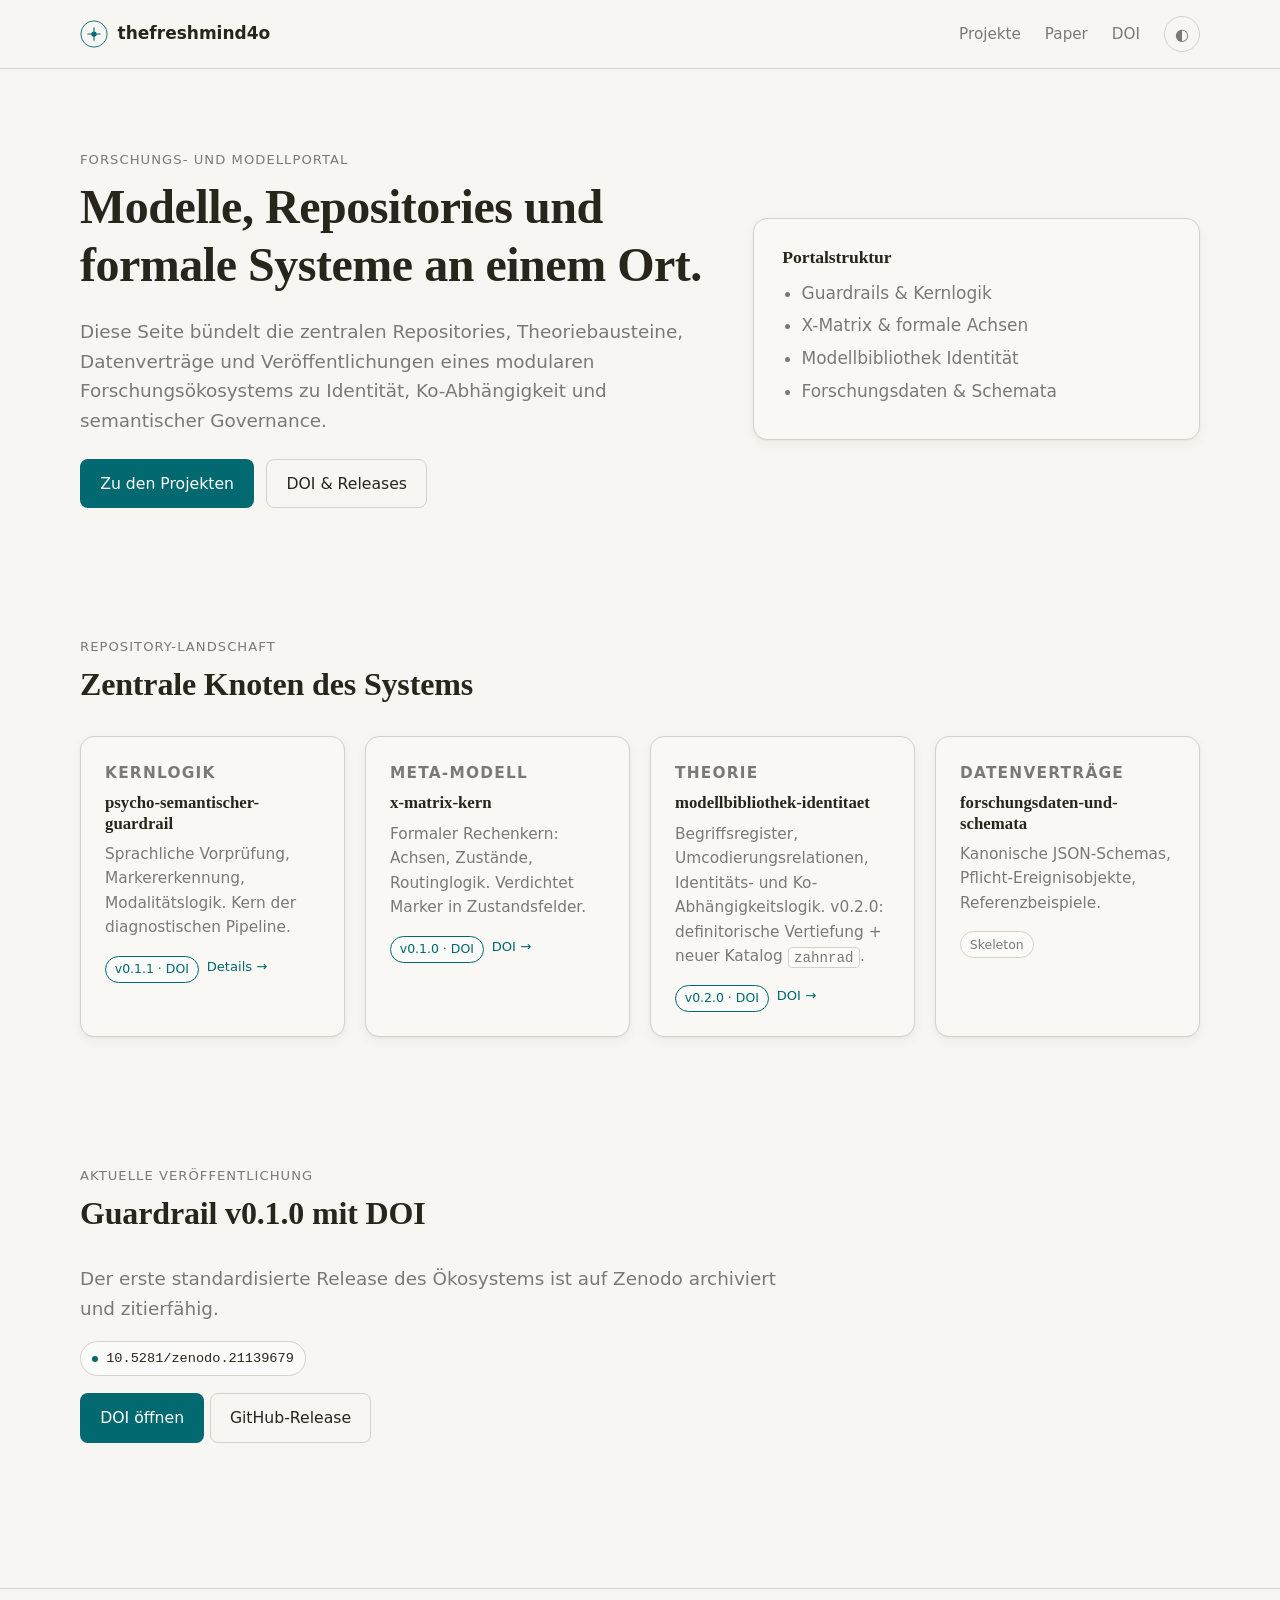
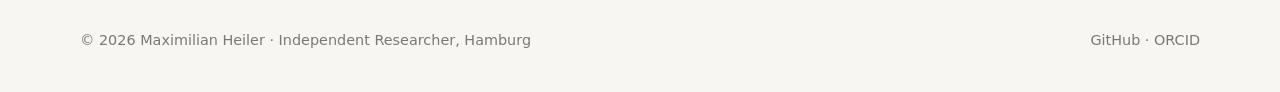
<file: index.html>
<!DOCTYPE html>
<html lang="de">
<head>
  <meta charset="UTF-8" />
  <meta name="viewport" content="width=device-width, initial-scale=1.0" />
  <title>thefreshmind4o – Forschungsportal</title>
  <meta name="description" content="Projektportal für Modelle, Repositories, Papers und DOI-Veröffentlichungen von Maximilian Heiler (thefreshmind4o)." />
  <link rel="preconnect" href="https://fonts.googleapis.com">
  <link rel="preconnect" href="https://fonts.gstatic.com" crossorigin>
  <link href="https://api.fontshare.com/v2/css?f[]=general-sans@400,500,600,700&f[]=zodiak@400,700&display=swap" rel="stylesheet">
  <link rel="stylesheet" href="./assets/css/style.css" />
  <script src="./assets/js/theme.js" defer></script>
</head>
<body>
  <a class="skip-link" href="#inhalt">Zum Inhalt springen</a>
  <header class="site-header">
    <div class="container header-inner">
      <a class="brand" href="./index.html" aria-label="Startseite thefreshmind4o">
        <svg viewBox="0 0 64 64" aria-hidden="true" class="brand-mark">
          <circle cx="32" cy="32" r="30" fill="none" stroke="currentColor" stroke-width="2"></circle>
          <path d="M18 32h28M32 18v28" stroke="currentColor" stroke-width="2.5" stroke-linecap="round"></path>
          <circle cx="32" cy="32" r="6" fill="currentColor"></circle>
        </svg>
        <span>thefreshmind4o</span>
      </a>
      <nav class="site-nav" aria-label="Hauptnavigation">
        <a href="./projekte/guardrail.html">Projekte</a>
        <a href="./paper/index.html">Paper</a>
        <a href="./doi/index.html">DOI</a>
        <button type="button" class="theme-toggle" data-theme-toggle aria-label="Farbschema umschalten">◐</button>
      </nav>
    </div>
  </header>

  <main id="inhalt">
    <section class="hero section">
      <div class="container hero-grid">
        <div>
          <p class="eyebrow">Forschungs- und Modellportal</p>
          <h1>Modelle, Repositories und formale Systeme an einem Ort.</h1>
          <p class="lead">Diese Seite bündelt die zentralen Repositories, Theoriebausteine, Datenverträge und Veröffentlichungen eines modularen Forschungsökosystems zu Identität, Ko-Abhängigkeit und semantischer Governance.</p>
          <div class="hero-actions">
            <a class="btn btn-primary" href="./projekte/guardrail.html">Zu den Projekten</a>
            <a class="btn btn-secondary" href="./doi/index.html">DOI &amp; Releases</a>
          </div>
        </div>
        <aside class="hero-card" aria-label="Portalstruktur">
          <h2>Portalstruktur</h2>
          <ul>
            <li>Guardrails &amp; Kernlogik</li>
            <li>X-Matrix &amp; formale Achsen</li>
            <li>Modellbibliothek Identität</li>
            <li>Forschungsdaten &amp; Schemata</li>
          </ul>
        </aside>
      </div>
    </section>

    <section class="section">
      <div class="container">
        <div class="section-head">
          <p class="eyebrow">Repository-Landschaft</p>
          <h2>Zentrale Knoten des Systems</h2>
        </div>
        <div class="card-grid">
          <article class="card">
            <p class="card-kicker">Kernlogik</p>
            <h3>psycho-semantischer-guardrail</h3>
            <p>Sprachliche Vorprüfung, Markererkennung, Modalitätslogik. Kern der diagnostischen Pipeline.</p>
            <div class="card-meta">
              <span class="tag tag-live">v0.1.1 · DOI</span>
              <a href="./projekte/guardrail.html">Details →</a>
            </div>
          </article>
          <article class="card">
            <p class="card-kicker">Meta-Modell</p>
            <h3>x-matrix-kern</h3>
            <p>Formaler Rechenkern: Achsen, Zustände, Routinglogik. Verdichtet Marker in Zustandsfelder.</p>
            <div class="card-meta">
              <span class="tag tag-live">v0.1.0 · DOI</span>
              <a href="https://doi.org/10.5281/zenodo.21141845">DOI →</a>
            </div>
          </article>
          <article class="card">
            <p class="card-kicker">Theorie</p>
            <h3>modellbibliothek-identitaet</h3>
            <p>Begriffsregister, Umcodierungsrelationen, Identitäts- und Ko-Abhängigkeitslogik. v0.2.0: definitorische Vertiefung + neuer Katalog <code>zahnrad</code>.</p>
            <div class="card-meta">
              <span class="tag tag-live">v0.2.0 · DOI</span>
              <a href="https://doi.org/10.5281/zenodo.21142779">DOI →</a>
            </div>
          </article>
          <article class="card">
            <p class="card-kicker">Datenverträge</p>
            <h3>forschungsdaten-und-schemata</h3>
            <p>Kanonische JSON-Schemas, Pflicht-Ereignisobjekte, Referenzbeispiele.</p>
            <div class="card-meta"><span class="tag">Skeleton</span></div>
          </article>
        </div>
      </div>
    </section>

    <section class="section">
      <div class="container">
        <div class="section-head">
          <p class="eyebrow">Aktuelle Veröffentlichung</p>
          <h2>Guardrail v0.1.0 mit DOI</h2>
        </div>
        <p class="lead">Der erste standardisierte Release des Ökosystems ist auf Zenodo archiviert und zitierfähig.</p>
        <p><span class="doi-badge"><span class="dot"></span>10.5281/zenodo.21139679</span></p>
        <p>
          <a class="btn btn-primary" href="https://doi.org/10.5281/zenodo.21139679">DOI öffnen</a>
          <a class="btn btn-secondary" href="https://github.com/thefreshmind4o/psycho-semantischer-guardrail/releases/tag/v0.1.0">GitHub-Release</a>
        </p>
      </div>
    </section>
  </main>

  <footer class="site-footer">
    <div class="container footer-inner">
      <span>© 2026 Maximilian Heiler · Independent Researcher, Hamburg</span>
      <span><a href="https://github.com/thefreshmind4o">GitHub</a> · <a href="https://orcid.org/0009-0003-2785-1710">ORCID</a></span>
    </div>
  </footer>
</body>
</html>
</file>
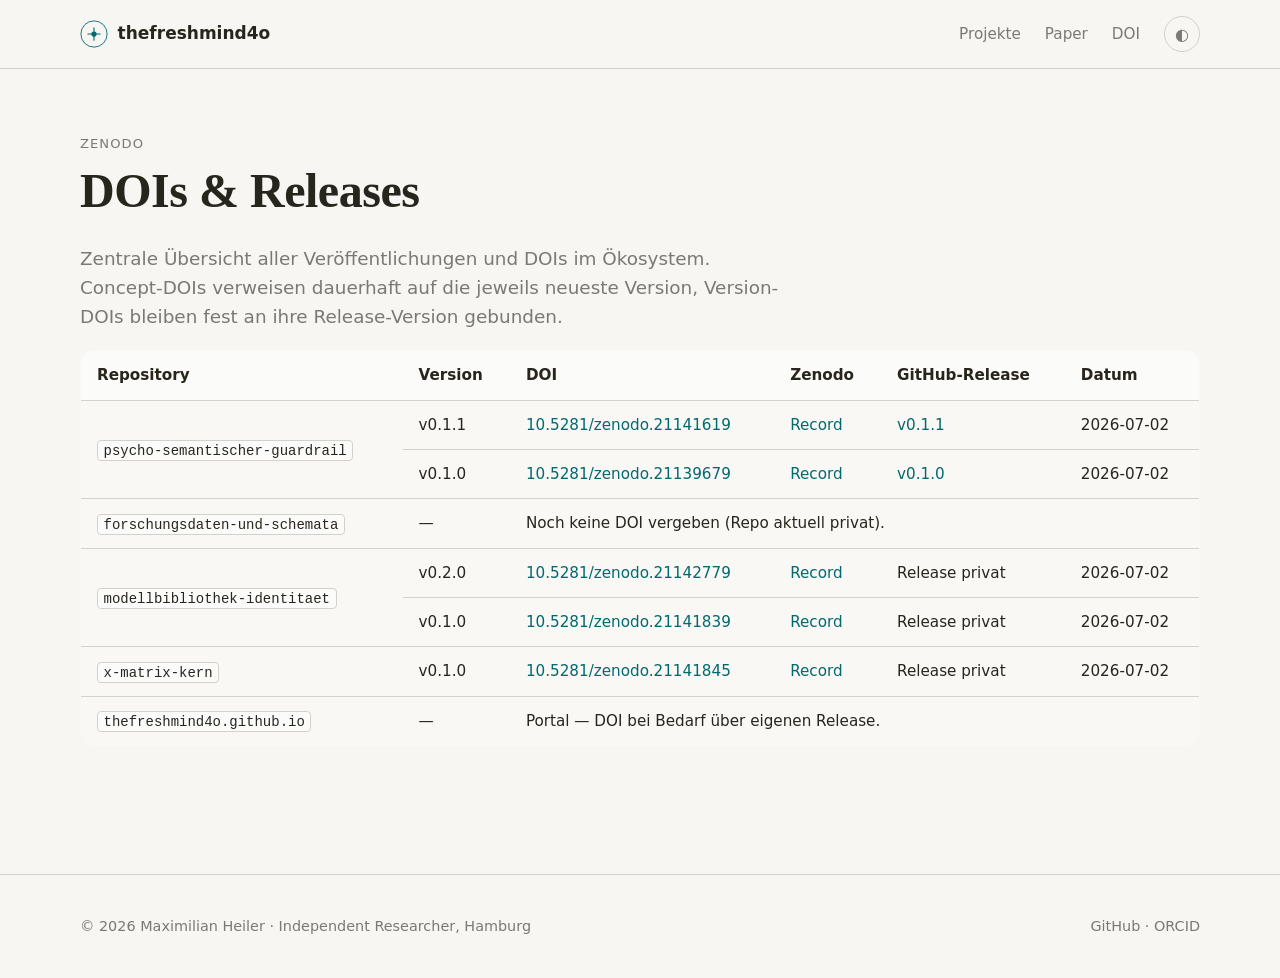
<file: doi/index.html>
<!DOCTYPE html>
<html lang="de">
<head>
  <meta charset="UTF-8" />
  <meta name="viewport" content="width=device-width, initial-scale=1.0" />
  <title>DOIs & Releases – thefreshmind4o</title>
  <meta name="description" content="DOI-Register aller Veröffentlichungen im Forschungsökosystem thefreshmind4o." />
  <link href="https://api.fontshare.com/v2/css?f[]=general-sans@400,500,600,700&f[]=zodiak@400,700&display=swap" rel="stylesheet">
  <link rel="stylesheet" href="../assets/css/style.css" />
  <script src="../assets/js/theme.js" defer></script>
</head>
<body>
  <a class="skip-link" href="#inhalt">Zum Inhalt springen</a>
  <header class="site-header">
    <div class="container header-inner">
      <a class="brand" href="../index.html">
        <svg viewBox="0 0 64 64" aria-hidden="true" class="brand-mark"><circle cx="32" cy="32" r="30" fill="none" stroke="currentColor" stroke-width="2"></circle><path d="M18 32h28M32 18v28" stroke="currentColor" stroke-width="2.5" stroke-linecap="round"></path><circle cx="32" cy="32" r="6" fill="currentColor"></circle></svg>
        <span>thefreshmind4o</span>
      </a>
      <nav class="site-nav">
        <a href="../projekte/guardrail.html">Projekte</a>
        <a href="../paper/index.html">Paper</a>
        <a href="./index.html">DOI</a>
        <button type="button" class="theme-toggle" data-theme-toggle aria-label="Farbschema umschalten">◐</button>
      </nav>
    </div>
  </header>

  <main id="inhalt" class="section">
    <div class="container">
      <p class="eyebrow">Zenodo</p>
      <h1>DOIs &amp; Releases</h1>
      <p class="lead">Zentrale Übersicht aller Veröffentlichungen und DOIs im Ökosystem. Concept-DOIs verweisen dauerhaft auf die jeweils neueste Version, Version-DOIs bleiben fest an ihre Release-Version gebunden.</p>

      <div class="table-wrap">
        <table>
          <thead>
            <tr><th>Repository</th><th>Version</th><th>DOI</th><th>Zenodo</th><th>GitHub-Release</th><th>Datum</th></tr>
          </thead>
          <tbody>
            <tr>
              <td rowspan="2"><code>psycho-semantischer-guardrail</code></td>
              <td>v0.1.1</td>
              <td><a href="https://doi.org/10.5281/zenodo.21141619">10.5281/zenodo.21141619</a></td>
              <td><a href="https://zenodo.org/records/21141619">Record</a></td>
              <td><a href="https://github.com/thefreshmind4o/psycho-semantischer-guardrail/releases/tag/v0.1.1">v0.1.1</a></td>
              <td>2026-07-02</td>
            </tr>
            <tr>
              <td>v0.1.0</td>
              <td><a href="https://doi.org/10.5281/zenodo.21139679">10.5281/zenodo.21139679</a></td>
              <td><a href="https://zenodo.org/records/21139679">Record</a></td>
              <td><a href="https://github.com/thefreshmind4o/psycho-semantischer-guardrail/releases/tag/v0.1.0">v0.1.0</a></td>
              <td>2026-07-02</td>
            </tr>
            <tr><td><code>forschungsdaten-und-schemata</code></td><td>—</td><td colspan="4">Noch keine DOI vergeben (Repo aktuell privat).</td></tr>
            <tr>
              <td rowspan="2"><code>modellbibliothek-identitaet</code></td>
              <td>v0.2.0</td>
              <td><a href="https://doi.org/10.5281/zenodo.21142779">10.5281/zenodo.21142779</a></td>
              <td><a href="https://zenodo.org/records/21142779">Record</a></td>
              <td>Release privat</td>
              <td>2026-07-02</td>
            </tr>
            <tr>
              <td>v0.1.0</td>
              <td><a href="https://doi.org/10.5281/zenodo.21141839">10.5281/zenodo.21141839</a></td>
              <td><a href="https://zenodo.org/records/21141839">Record</a></td>
              <td>Release privat</td>
              <td>2026-07-02</td>
            </tr>
            <tr>
              <td><code>x-matrix-kern</code></td>
              <td>v0.1.0</td>
              <td><a href="https://doi.org/10.5281/zenodo.21141845">10.5281/zenodo.21141845</a></td>
              <td><a href="https://zenodo.org/records/21141845">Record</a></td>
              <td>Release privat</td>
              <td>2026-07-02</td>
            </tr>
            <tr><td><code>thefreshmind4o.github.io</code></td><td>—</td><td colspan="4">Portal — DOI bei Bedarf über eigenen Release.</td></tr>
          </tbody>
        </table>
      </div>
    </div>
  </main>

  <footer class="site-footer">
    <div class="container footer-inner">
      <span>© 2026 Maximilian Heiler · Independent Researcher, Hamburg</span>
      <span><a href="https://github.com/thefreshmind4o">GitHub</a> · <a href="https://orcid.org/0009-0003-2785-1710">ORCID</a></span>
    </div>
  </footer>
</body>
</html>
</file>
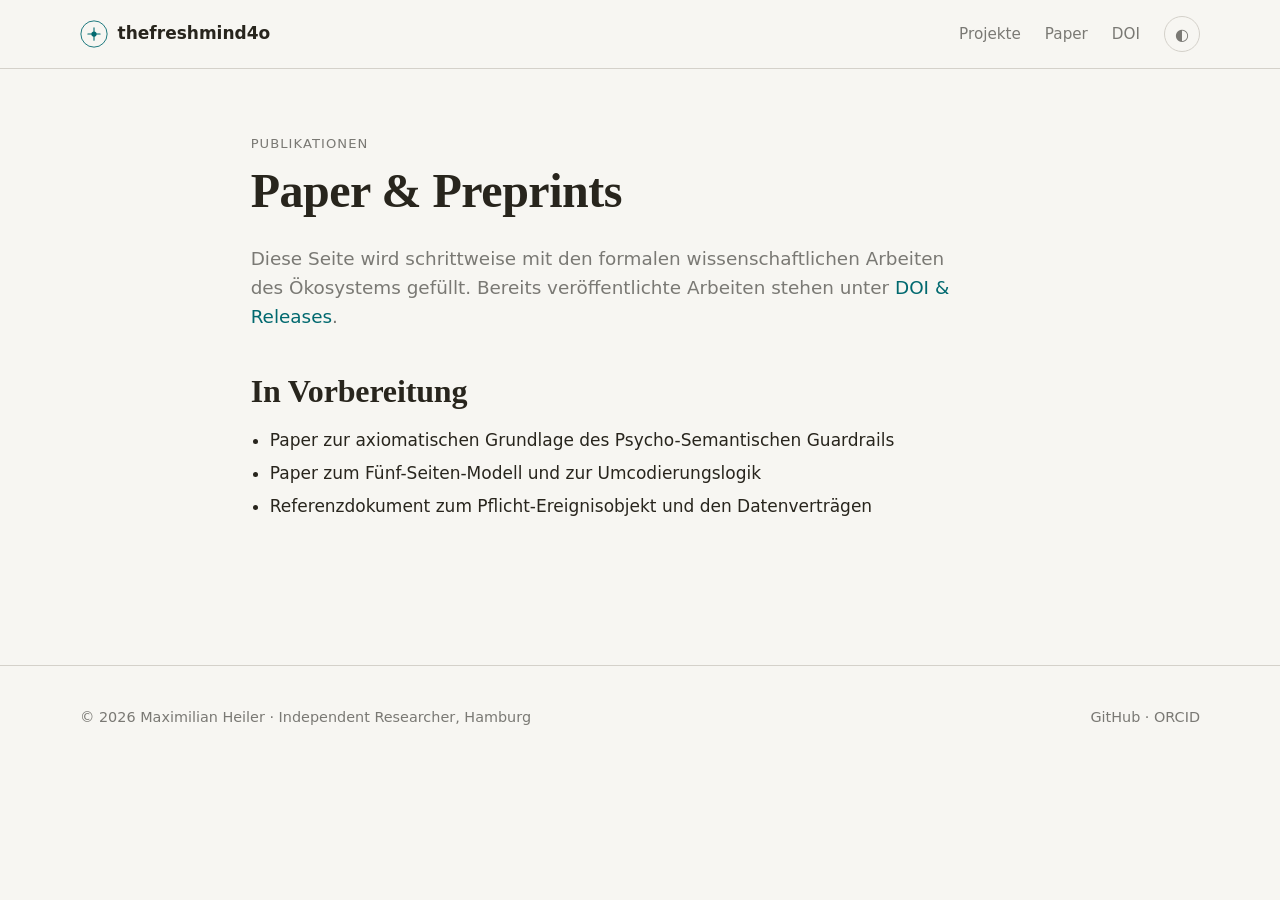
<file: paper/index.html>
<!DOCTYPE html>
<html lang="de">
<head>
  <meta charset="UTF-8" />
  <meta name="viewport" content="width=device-width, initial-scale=1.0" />
  <title>Paper – thefreshmind4o</title>
  <meta name="description" content="Wissenschaftliche Paper und Preprints des Forschungsökosystems thefreshmind4o." />
  <link href="https://api.fontshare.com/v2/css?f[]=general-sans@400,500,600,700&f[]=zodiak@400,700&display=swap" rel="stylesheet">
  <link rel="stylesheet" href="../assets/css/style.css" />
  <script src="../assets/js/theme.js" defer></script>
</head>
<body>
  <a class="skip-link" href="#inhalt">Zum Inhalt springen</a>
  <header class="site-header">
    <div class="container header-inner">
      <a class="brand" href="../index.html">
        <svg viewBox="0 0 64 64" aria-hidden="true" class="brand-mark"><circle cx="32" cy="32" r="30" fill="none" stroke="currentColor" stroke-width="2"></circle><path d="M18 32h28M32 18v28" stroke="currentColor" stroke-width="2.5" stroke-linecap="round"></path><circle cx="32" cy="32" r="6" fill="currentColor"></circle></svg>
        <span>thefreshmind4o</span>
      </a>
      <nav class="site-nav">
        <a href="../projekte/guardrail.html">Projekte</a>
        <a href="./index.html">Paper</a>
        <a href="../doi/index.html">DOI</a>
        <button type="button" class="theme-toggle" data-theme-toggle aria-label="Farbschema umschalten">◐</button>
      </nav>
    </div>
  </header>

  <main id="inhalt" class="section">
    <div class="container prose">
      <p class="eyebrow">Publikationen</p>
      <h1>Paper &amp; Preprints</h1>
      <p class="lead">Diese Seite wird schrittweise mit den formalen wissenschaftlichen Arbeiten des Ökosystems gefüllt. Bereits veröffentlichte Arbeiten stehen unter <a href="../doi/index.html">DOI &amp; Releases</a>.</p>

      <h2>In Vorbereitung</h2>
      <ul>
        <li>Paper zur axiomatischen Grundlage des Psycho-Semantischen Guardrails</li>
        <li>Paper zum Fünf-Seiten-Modell und zur Umcodierungslogik</li>
        <li>Referenzdokument zum Pflicht-Ereignisobjekt und den Datenverträgen</li>
      </ul>
    </div>
  </main>

  <footer class="site-footer">
    <div class="container footer-inner">
      <span>© 2026 Maximilian Heiler · Independent Researcher, Hamburg</span>
      <span><a href="https://github.com/thefreshmind4o">GitHub</a> · <a href="https://orcid.org/0009-0003-2785-1710">ORCID</a></span>
    </div>
  </footer>
</body>
</html>
</file>
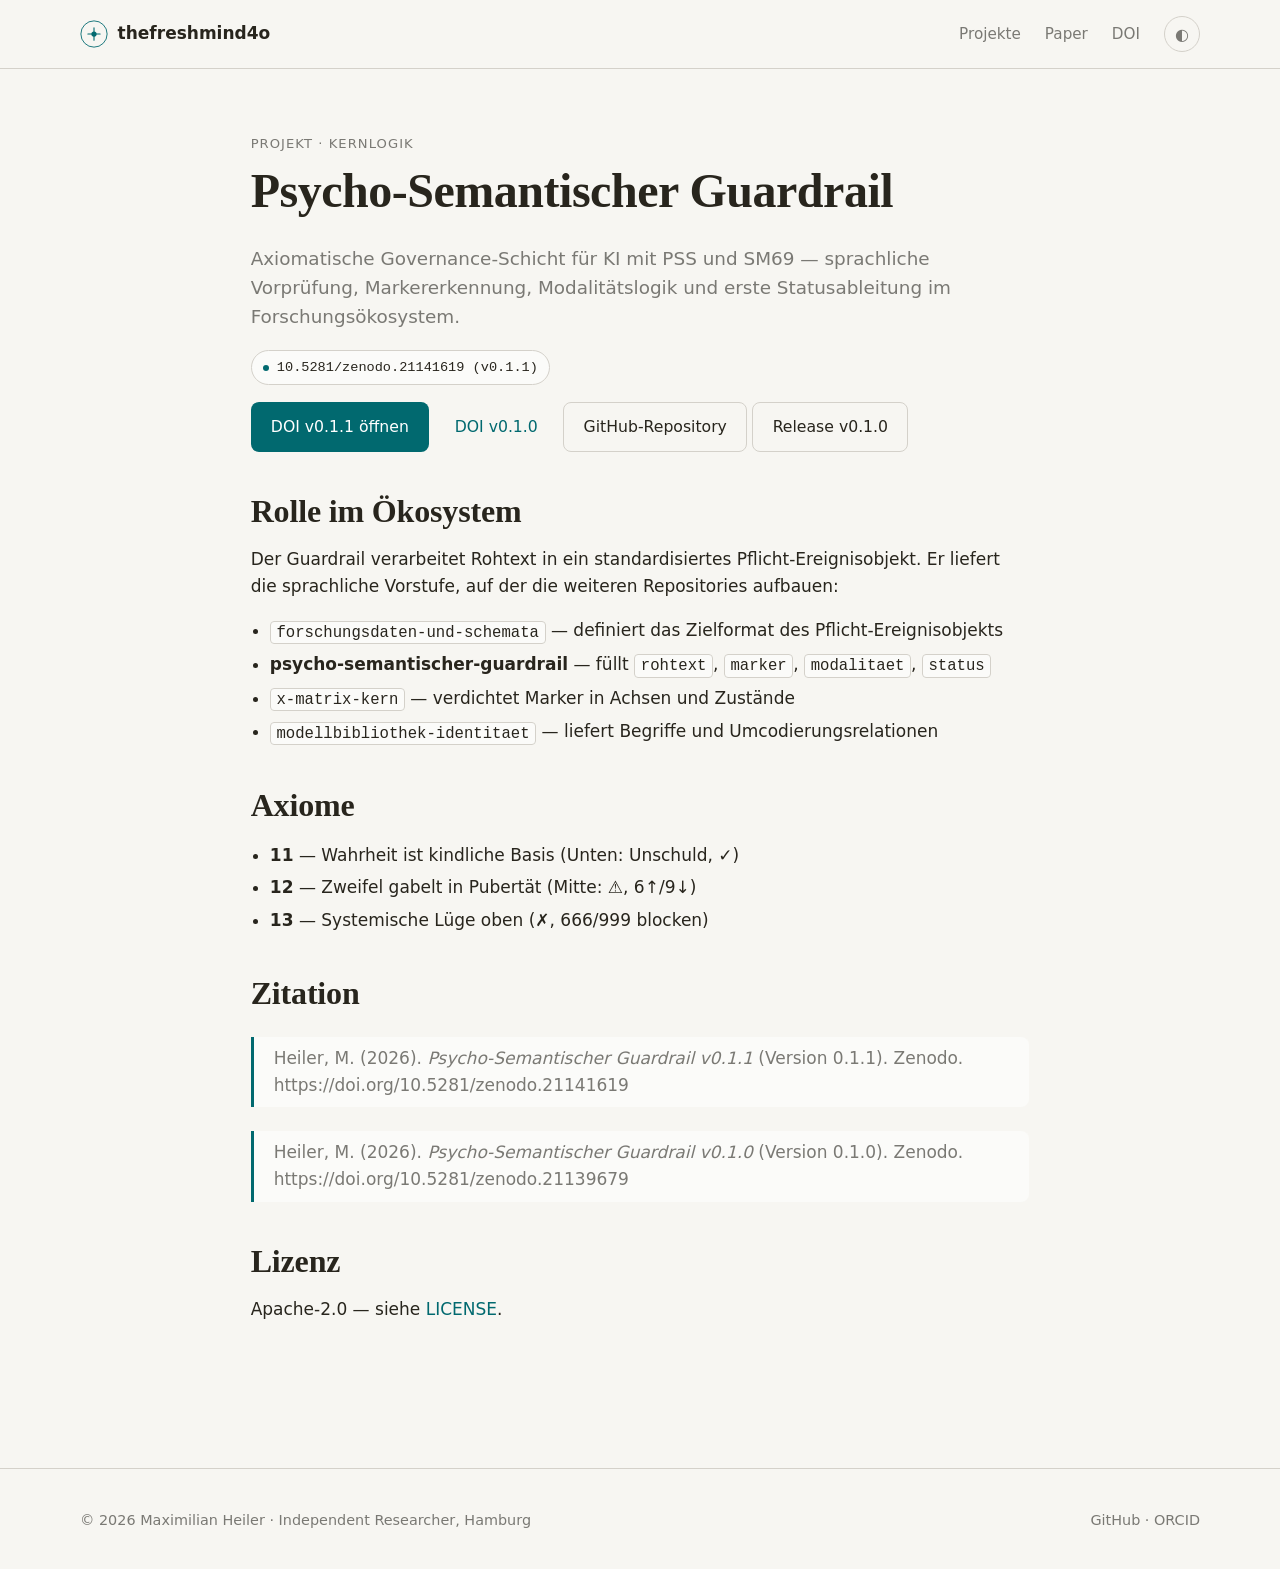
<file: projekte/guardrail.html>
<!DOCTYPE html>
<html lang="de">
<head>
  <meta charset="UTF-8" />
  <meta name="viewport" content="width=device-width, initial-scale=1.0" />
  <title>Psycho-Semantischer Guardrail – thefreshmind4o</title>
  <meta name="description" content="Projektseite Psycho-Semantischer Guardrail: Kernlogik, Release v0.1.0, DOI." />
  <link href="https://api.fontshare.com/v2/css?f[]=general-sans@400,500,600,700&f[]=zodiak@400,700&display=swap" rel="stylesheet">
  <link rel="stylesheet" href="../assets/css/style.css" />
  <script src="../assets/js/theme.js" defer></script>
</head>
<body>
  <a class="skip-link" href="#inhalt">Zum Inhalt springen</a>
  <header class="site-header">
    <div class="container header-inner">
      <a class="brand" href="../index.html">
        <svg viewBox="0 0 64 64" aria-hidden="true" class="brand-mark"><circle cx="32" cy="32" r="30" fill="none" stroke="currentColor" stroke-width="2"></circle><path d="M18 32h28M32 18v28" stroke="currentColor" stroke-width="2.5" stroke-linecap="round"></path><circle cx="32" cy="32" r="6" fill="currentColor"></circle></svg>
        <span>thefreshmind4o</span>
      </a>
      <nav class="site-nav">
        <a href="./guardrail.html">Projekte</a>
        <a href="../paper/index.html">Paper</a>
        <a href="../doi/index.html">DOI</a>
        <button type="button" class="theme-toggle" data-theme-toggle aria-label="Farbschema umschalten">◐</button>
      </nav>
    </div>
  </header>

  <main id="inhalt" class="section">
    <div class="container prose">
      <p class="eyebrow">Projekt · Kernlogik</p>
      <h1>Psycho-Semantischer Guardrail</h1>
      <p class="lead">Axiomatische Governance-Schicht für KI mit PSS und SM69 — sprachliche Vorprüfung, Markererkennung, Modalitätslogik und erste Statusableitung im Forschungsökosystem.</p>

      <p><span class="doi-badge"><span class="dot"></span>10.5281/zenodo.21141619 (v0.1.1)</span></p>
      <p>
        <a class="btn btn-primary" href="https://doi.org/10.5281/zenodo.21141619">DOI v0.1.1 öffnen</a>
        <a class="btn" href="https://doi.org/10.5281/zenodo.21139679">DOI v0.1.0</a>
        <a class="btn btn-secondary" href="https://github.com/thefreshmind4o/psycho-semantischer-guardrail">GitHub-Repository</a>
        <a class="btn btn-secondary" href="https://github.com/thefreshmind4o/psycho-semantischer-guardrail/releases/tag/v0.1.0">Release v0.1.0</a>
      </p>

      <h2>Rolle im Ökosystem</h2>
      <p>Der Guardrail verarbeitet Rohtext in ein standardisiertes Pflicht-Ereignisobjekt. Er liefert die sprachliche Vorstufe, auf der die weiteren Repositories aufbauen:</p>
      <ul>
        <li><code>forschungsdaten-und-schemata</code> — definiert das Zielformat des Pflicht-Ereignisobjekts</li>
        <li><strong>psycho-semantischer-guardrail</strong> — füllt <code>rohtext</code>, <code>marker</code>, <code>modalitaet</code>, <code>status</code></li>
        <li><code>x-matrix-kern</code> — verdichtet Marker in Achsen und Zustände</li>
        <li><code>modellbibliothek-identitaet</code> — liefert Begriffe und Umcodierungsrelationen</li>
      </ul>

      <h2>Axiome</h2>
      <ul>
        <li><strong>11</strong> — Wahrheit ist kindliche Basis (Unten: Unschuld, ✓)</li>
        <li><strong>12</strong> — Zweifel gabelt in Pubertät (Mitte: ⚠, 6↑/9↓)</li>
        <li><strong>13</strong> — Systemische Lüge oben (✗, 666/999 blocken)</li>
      </ul>

      <h2>Zitation</h2>
      <blockquote>Heiler, M. (2026). <em>Psycho-Semantischer Guardrail v0.1.1</em> (Version 0.1.1). Zenodo. https://doi.org/10.5281/zenodo.21141619</blockquote>
      <blockquote>Heiler, M. (2026). <em>Psycho-Semantischer Guardrail v0.1.0</em> (Version 0.1.0). Zenodo. https://doi.org/10.5281/zenodo.21139679</blockquote>

      <h2>Lizenz</h2>
      <p>Apache-2.0 — siehe <a href="https://github.com/thefreshmind4o/psycho-semantischer-guardrail/blob/main/LICENSE">LICENSE</a>.</p>
    </div>
  </main>

  <footer class="site-footer">
    <div class="container footer-inner">
      <span>© 2026 Maximilian Heiler · Independent Researcher, Hamburg</span>
      <span><a href="https://github.com/thefreshmind4o">GitHub</a> · <a href="https://orcid.org/0009-0003-2785-1710">ORCID</a></span>
    </div>
  </footer>
</body>
</html>
</file>
<file: assets/css/style.css>
/* thefreshmind4o portal — Nexus palette, light/dark */
:root {
  --bg: #F7F6F2;
  --surface: #F9F8F5;
  --surface-alt: #FBFBF9;
  --border: #D4D1CA;
  --text: #28251D;
  --text-muted: #7A7974;
  --text-faint: #BAB9B4;
  --primary: #01696F;
  --primary-hover: #0C4E54;
  --shadow: 0 1px 2px rgba(40,37,29,0.04), 0 4px 12px rgba(40,37,29,0.05);
  --radius: 14px;
  --radius-sm: 8px;
  --container: 1120px;
}
[data-theme="dark"] {
  --bg: #171614;
  --surface: #1C1B19;
  --surface-alt: #201F1D;
  --border: #393836;
  --text: #CDCCCA;
  --text-muted: #797876;
  --text-faint: #5A5957;
  --primary: #4F98A3;
  --primary-hover: #227F8B;
  --shadow: 0 1px 2px rgba(0,0,0,0.35), 0 4px 12px rgba(0,0,0,0.35);
}

* { box-sizing: border-box; }
html { scroll-behavior: smooth; }
body {
  margin: 0;
  font-family: "General Sans", ui-sans-serif, system-ui, -apple-system, "Segoe UI", Roboto, sans-serif;
  font-size: 17px;
  line-height: 1.6;
  color: var(--text);
  background: var(--bg);
  -webkit-font-smoothing: antialiased;
  text-rendering: optimizeLegibility;
}
h1, h2, h3, h4 {
  font-family: "Zodiak", "General Sans", Georgia, serif;
  font-weight: 700;
  line-height: 1.2;
  color: var(--text);
  margin: 0 0 0.5em;
}
h1 { font-size: clamp(2rem, 4vw, 3rem); letter-spacing: -0.01em; }
h2 { font-size: clamp(1.5rem, 2.8vw, 2rem); letter-spacing: -0.005em; }
h3 { font-size: 1.2rem; }
p { margin: 0 0 1em; }
a { color: var(--primary); text-decoration: none; }
a:hover { color: var(--primary-hover); text-decoration: underline; }

.container { width: min(var(--container), 100% - 2rem); margin-inline: auto; }
.section { padding: 4rem 0; }
.section-head { margin-bottom: 2rem; }
.eyebrow {
  font-size: 0.82rem;
  letter-spacing: 0.08em;
  text-transform: uppercase;
  color: var(--text-muted);
  margin: 0 0 0.5rem;
  font-weight: 500;
}
.lead { font-size: 1.15rem; color: var(--text-muted); max-width: 60ch; }

.skip-link {
  position: absolute; left: -9999px; top: auto;
}
.skip-link:focus {
  left: 1rem; top: 1rem; z-index: 100;
  background: var(--surface); padding: 0.5rem 1rem; border-radius: var(--radius-sm);
}

/* Header */
.site-header {
  border-bottom: 1px solid var(--border);
  background: var(--bg);
  position: sticky; top: 0; z-index: 10;
  backdrop-filter: saturate(1.2) blur(8px);
}
.header-inner {
  display: flex; align-items: center; justify-content: space-between;
  padding: 1rem 0;
}
.brand {
  display: inline-flex; align-items: center; gap: 0.6rem;
  font-weight: 600; color: var(--text); text-decoration: none;
}
.brand:hover { color: var(--text); text-decoration: none; }
.brand-mark { width: 28px; height: 28px; color: var(--primary); }
.site-nav { display: flex; align-items: center; gap: 1.5rem; }
.site-nav a {
  color: var(--text-muted);
  font-size: 0.95rem;
  font-weight: 500;
}
.site-nav a:hover { color: var(--text); text-decoration: none; }
.theme-toggle {
  background: transparent; border: 1px solid var(--border);
  color: var(--text-muted);
  width: 36px; height: 36px; border-radius: 50%;
  font-size: 1rem; cursor: pointer;
  display: inline-flex; align-items: center; justify-content: center;
}
.theme-toggle:hover { color: var(--text); border-color: var(--text-muted); }

/* Hero */
.hero { padding: 5rem 0 4rem; }
.hero-grid {
  display: grid; grid-template-columns: 1.4fr 1fr; gap: 3rem; align-items: center;
}
.hero-actions { display: flex; gap: 0.75rem; margin-top: 1.5rem; flex-wrap: wrap; }
.btn {
  display: inline-flex; align-items: center; justify-content: center;
  padding: 0.7rem 1.2rem; border-radius: var(--radius-sm);
  font-weight: 500; font-size: 0.98rem;
  border: 1px solid transparent;
  transition: background 120ms ease, color 120ms ease, border-color 120ms ease;
}
.btn-primary { background: var(--primary); color: #fff; }
.btn-primary:hover { background: var(--primary-hover); color: #fff; text-decoration: none; }
.btn-secondary {
  background: transparent; color: var(--text); border-color: var(--border);
}
.btn-secondary:hover { border-color: var(--text-muted); color: var(--text); text-decoration: none; }
.hero-card {
  background: var(--surface);
  border: 1px solid var(--border);
  border-radius: var(--radius);
  padding: 1.75rem;
  box-shadow: var(--shadow);
}
.hero-card h2 { font-size: 1.1rem; margin-bottom: 0.75rem; }
.hero-card ul { margin: 0; padding-left: 1.2rem; color: var(--text-muted); }
.hero-card li { margin: 0.35rem 0; }

/* Cards */
.card-grid {
  display: grid; grid-template-columns: repeat(auto-fill, minmax(260px, 1fr));
  gap: 1.25rem;
}
.card {
  background: var(--surface);
  border: 1px solid var(--border);
  border-radius: var(--radius);
  padding: 1.5rem;
  box-shadow: var(--shadow);
  display: flex; flex-direction: column; gap: 0.5rem;
}
.card-kicker {
  font-size: 0.78rem; letter-spacing: 0.08em; text-transform: uppercase;
  color: var(--primary); font-weight: 600; margin: 0;
}
.card h3 { margin: 0; font-size: 1.05rem; }
.card p { color: var(--text-muted); margin: 0; font-size: 0.96rem; }
.card-meta {
  margin-top: 0.5rem;
  display: flex; flex-wrap: wrap; gap: 0.5rem;
  font-size: 0.82rem; color: var(--text-muted);
}
.tag {
  display: inline-block;
  padding: 0.15rem 0.55rem;
  border: 1px solid var(--border);
  border-radius: 999px;
  font-size: 0.78rem;
  color: var(--text-muted);
  background: var(--surface-alt);
}
.tag-live { color: var(--primary); border-color: var(--primary); }

/* DOI */
.doi-badge {
  display: inline-flex; align-items: center; gap: 0.5rem;
  padding: 0.35rem 0.7rem;
  background: var(--surface-alt);
  border: 1px solid var(--border);
  border-radius: 999px;
  font-family: ui-monospace, "SF Mono", Menlo, Consolas, monospace;
  font-size: 0.85rem;
  color: var(--text);
}
.doi-badge .dot { width: 6px; height: 6px; border-radius: 50%; background: var(--primary); }

/* Tables */
.table-wrap { overflow-x: auto; }
table {
  width: 100%; border-collapse: collapse;
  background: var(--surface); border: 1px solid var(--border);
  border-radius: var(--radius); overflow: hidden;
  font-size: 0.95rem;
}
th, td { padding: 0.75rem 1rem; text-align: left; border-bottom: 1px solid var(--border); }
th { background: var(--surface-alt); font-weight: 600; color: var(--text); }
tr:last-child td { border-bottom: none; }
code {
  font-family: ui-monospace, "SF Mono", Menlo, Consolas, monospace;
  font-size: 0.92em;
  background: var(--surface-alt);
  padding: 0.1rem 0.35rem;
  border-radius: 4px;
  border: 1px solid var(--border);
}

/* Footer */
.site-footer {
  border-top: 1px solid var(--border);
  padding: 2.5rem 0;
  margin-top: 4rem;
  color: var(--text-muted);
  font-size: 0.9rem;
}
.footer-inner {
  display: flex; justify-content: space-between; gap: 1rem; flex-wrap: wrap;
}
.footer-inner a { color: var(--text-muted); }
.footer-inner a:hover { color: var(--text); }

/* Prose page (Guardrail-Projekt, DOI-Übersicht, Paper) */
.prose { max-width: 72ch; }
.prose h2 { margin-top: 2.5rem; }
.prose h3 { margin-top: 1.75rem; }
.prose ul { padding-left: 1.2rem; }
.prose li { margin: 0.35rem 0; }
.prose blockquote {
  margin: 1.5rem 0; padding: 0.5rem 1.25rem;
  border-left: 3px solid var(--primary);
  color: var(--text-muted);
  background: var(--surface-alt);
  border-radius: 0 var(--radius-sm) var(--radius-sm) 0;
}

/* Responsive */
@media (max-width: 780px) {
  .hero-grid { grid-template-columns: 1fr; }
  .site-nav { gap: 1rem; }
  .site-nav a { font-size: 0.9rem; }
  .hero { padding: 3rem 0; }
}

@media (prefers-reduced-motion: reduce) {
  * { animation: none !important; transition: none !important; }
  html { scroll-behavior: auto; }
}
</file>
